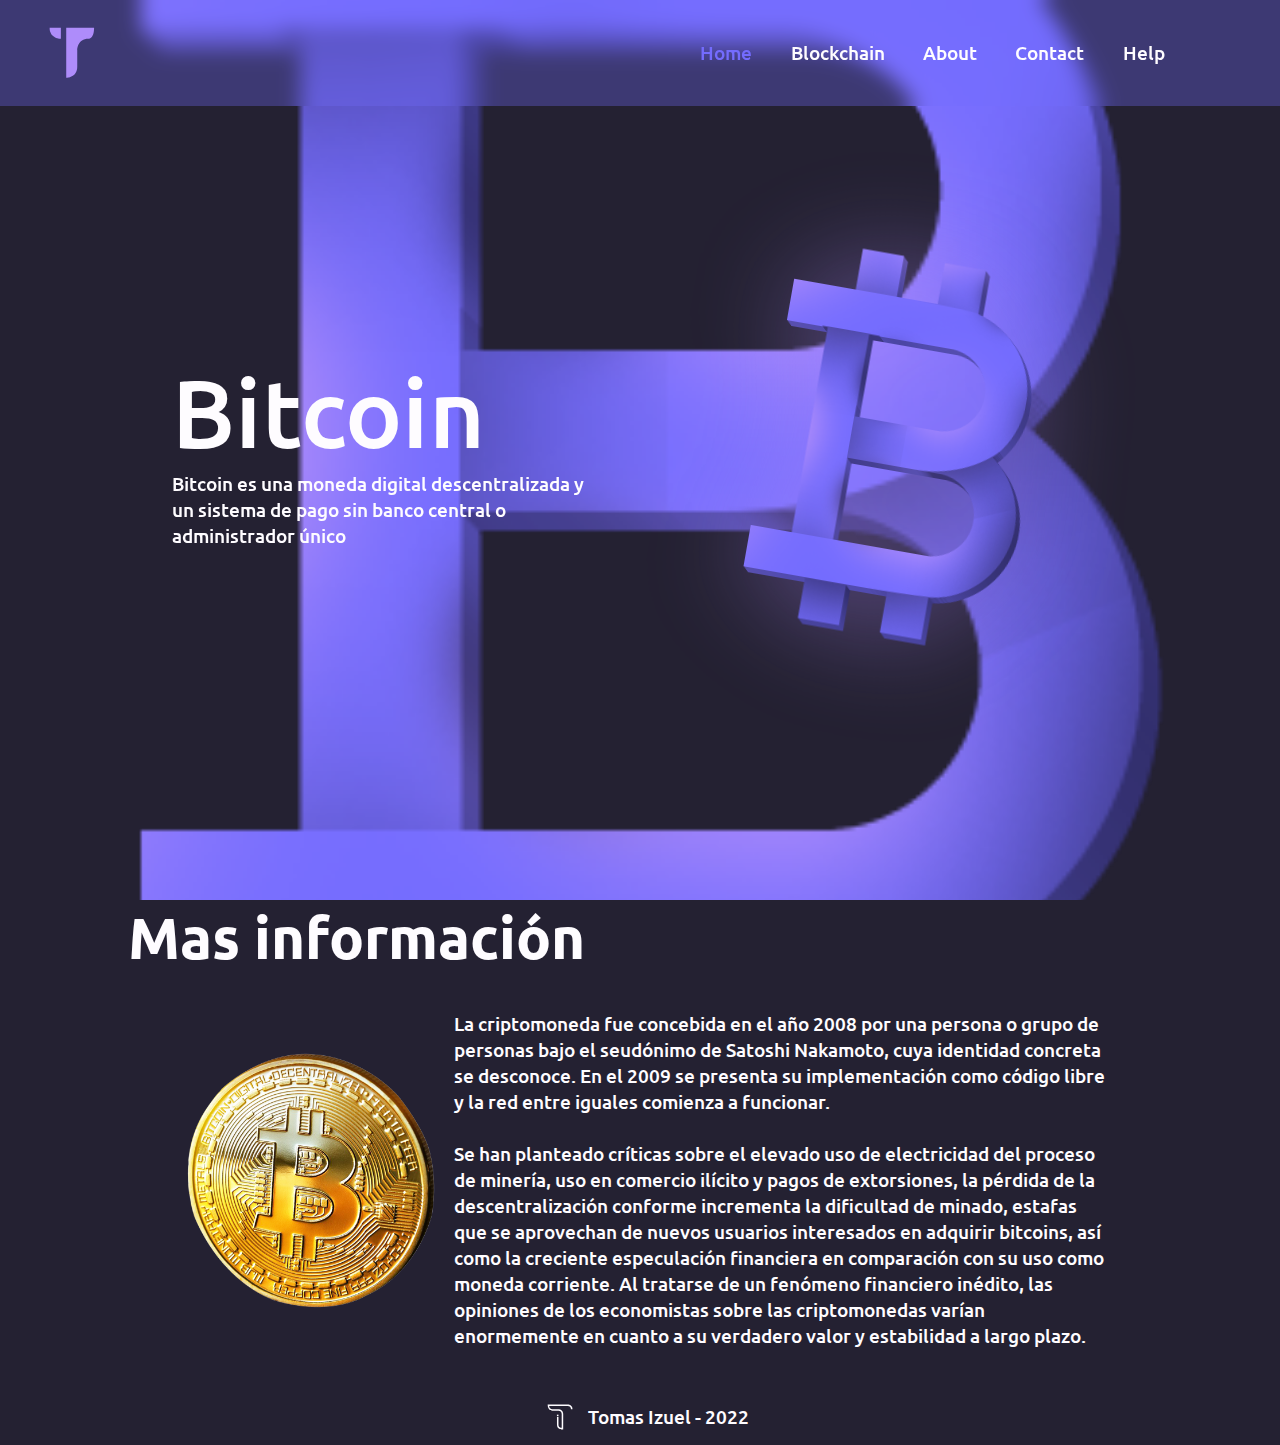
<file: 4 - app/index.html>
<!DOCTYPE html>
<html lang="es">

<head>
    <meta charset="UTF-8">
    <meta http-equiv="X-UA-Compatible" content="IE=edge">
    <meta name="viewport" content="width=device-width, initial-scale=1.0">
    <link rel="preconnect" href="https://fonts.googleapis.com">
    <link rel="preconnect" href="https://fonts.gstatic.com" crossorigin>
    <link href="https://fonts.googleapis.com/css2?family=Dancing+Script&family=Ubuntu:wght@300;400;500;700&display=swap"
        rel="stylesheet">
    <link rel="stylesheet" href="./css/index.css">
    <link rel="icon" href="./media/TCash-logo-3d.png">
    <title>TCash</title>
</head>

<body>
    <header>
        <svg version="1.1" xmlns="http://www.w3.org/2000/svg" xmlns:xlink="http://www.w3.org/1999/xlink" x="0px" y="0px"
            width="500px" height="500px" viewBox="0 0 500 500" enable-background="new 0 0 500 500" xml:space="preserve">
            <g id="Capa_1" display="none">

                <rect x="86.316" y="74.132" display="inline" fill="none" stroke="#808080" stroke-width="0.5"
                    stroke-miterlimit="10" width="351.744" height="351.737" />

                <line display="inline" fill="none" stroke="#808080" stroke-width="0.5" stroke-miterlimit="10"
                    x1="86.316" y1="425.869" x2="438.061" y2="425.869" />

                <line display="inline" fill="none" stroke="#808080" stroke-width="0.5" stroke-miterlimit="10"
                    x1="86.316" y1="408.281" x2="438.061" y2="408.281" />

                <line display="inline" fill="none" stroke="#808080" stroke-width="0.5" stroke-miterlimit="10"
                    x1="86.316" y1="390.695" x2="438.061" y2="390.695" />

                <line display="inline" fill="none" stroke="#808080" stroke-width="0.5" stroke-miterlimit="10"
                    x1="86.316" y1="373.108" x2="438.061" y2="373.108" />

                <line display="inline" fill="none" stroke="#808080" stroke-width="0.5" stroke-miterlimit="10"
                    x1="86.316" y1="355.522" x2="438.061" y2="355.522" />

                <line display="inline" fill="none" stroke="#808080" stroke-width="0.5" stroke-miterlimit="10"
                    x1="86.316" y1="337.936" x2="438.061" y2="337.936" />

                <line display="inline" fill="none" stroke="#808080" stroke-width="0.5" stroke-miterlimit="10"
                    x1="86.316" y1="320.347" x2="438.061" y2="320.347" />

                <line display="inline" fill="none" stroke="#808080" stroke-width="0.5" stroke-miterlimit="10"
                    x1="86.316" y1="302.76" x2="438.061" y2="302.76" />

                <line display="inline" fill="none" stroke="#808080" stroke-width="0.5" stroke-miterlimit="10"
                    x1="86.316" y1="285.175" x2="438.061" y2="285.175" />

                <line display="inline" fill="none" stroke="#808080" stroke-width="0.5" stroke-miterlimit="10"
                    x1="86.316" y1="267.588" x2="438.061" y2="267.588" />

                <line display="inline" fill="none" stroke="#808080" stroke-width="0.5" stroke-miterlimit="10"
                    x1="86.316" y1="250.001" x2="438.061" y2="250.001" />

                <line display="inline" fill="none" stroke="#808080" stroke-width="0.5" stroke-miterlimit="10"
                    x1="86.316" y1="232.414" x2="438.061" y2="232.414" />

                <line display="inline" fill="none" stroke="#808080" stroke-width="0.5" stroke-miterlimit="10"
                    x1="86.316" y1="214.827" x2="438.061" y2="214.827" />

                <line display="inline" fill="none" stroke="#808080" stroke-width="0.5" stroke-miterlimit="10"
                    x1="86.316" y1="197.241" x2="438.061" y2="197.241" />

                <line display="inline" fill="none" stroke="#808080" stroke-width="0.5" stroke-miterlimit="10"
                    x1="86.316" y1="179.654" x2="438.061" y2="179.654" />

                <line display="inline" fill="none" stroke="#808080" stroke-width="0.5" stroke-miterlimit="10"
                    x1="86.316" y1="162.067" x2="438.061" y2="162.067" />

                <line display="inline" fill="none" stroke="#808080" stroke-width="0.5" stroke-miterlimit="10"
                    x1="86.316" y1="144.48" x2="438.061" y2="144.48" />

                <line display="inline" fill="none" stroke="#808080" stroke-width="0.5" stroke-miterlimit="10"
                    x1="86.316" y1="126.894" x2="438.061" y2="126.894" />

                <line display="inline" fill="none" stroke="#808080" stroke-width="0.5" stroke-miterlimit="10"
                    x1="86.316" y1="109.307" x2="438.061" y2="109.307" />

                <line display="inline" fill="none" stroke="#808080" stroke-width="0.5" stroke-miterlimit="10"
                    x1="86.316" y1="91.719" x2="438.061" y2="91.719" />

                <line display="inline" fill="none" stroke="#808080" stroke-width="0.5" stroke-miterlimit="10"
                    x1="438.061" y1="74.132" x2="438.061" y2="425.869" />

                <line display="inline" fill="none" stroke="#808080" stroke-width="0.5" stroke-miterlimit="10"
                    x1="420.475" y1="74.132" x2="420.475" y2="425.869" />

                <line display="inline" fill="none" stroke="#808080" stroke-width="0.5" stroke-miterlimit="10"
                    x1="402.888" y1="74.132" x2="402.888" y2="425.869" />

                <line display="inline" fill="none" stroke="#808080" stroke-width="0.5" stroke-miterlimit="10"
                    x1="385.299" y1="74.132" x2="385.299" y2="425.869" />

                <line display="inline" fill="none" stroke="#808080" stroke-width="0.5" stroke-miterlimit="10"
                    x1="367.712" y1="74.132" x2="367.712" y2="425.869" />

                <line display="inline" fill="none" stroke="#808080" stroke-width="0.5" stroke-miterlimit="10"
                    x1="350.126" y1="74.132" x2="350.126" y2="425.869" />

                <line display="inline" fill="none" stroke="#808080" stroke-width="0.5" stroke-miterlimit="10"
                    x1="332.539" y1="74.132" x2="332.539" y2="425.869" />

                <line display="inline" fill="none" stroke="#808080" stroke-width="0.5" stroke-miterlimit="10"
                    x1="314.95" y1="74.132" x2="314.95" y2="425.869" />

                <line display="inline" fill="none" stroke="#808080" stroke-width="0.5" stroke-miterlimit="10"
                    x1="297.363" y1="74.132" x2="297.363" y2="425.869" />

                <line display="inline" fill="none" stroke="#808080" stroke-width="0.5" stroke-miterlimit="10"
                    x1="279.777" y1="74.132" x2="279.777" y2="425.869" />

                <line display="inline" fill="none" stroke="#808080" stroke-width="0.5" stroke-miterlimit="10"
                    x1="262.188" y1="74.132" x2="262.188" y2="425.869" />

                <line display="inline" fill="none" stroke="#808080" stroke-width="0.5" stroke-miterlimit="10"
                    x1="244.602" y1="74.132" x2="244.602" y2="425.869" />

                <line display="inline" fill="none" stroke="#808080" stroke-width="0.5" stroke-miterlimit="10"
                    x1="227.015" y1="74.132" x2="227.015" y2="425.869" />

                <line display="inline" fill="none" stroke="#808080" stroke-width="0.5" stroke-miterlimit="10"
                    x1="209.428" y1="74.132" x2="209.428" y2="425.869" />

                <line display="inline" fill="none" stroke="#808080" stroke-width="0.5" stroke-miterlimit="10"
                    x1="191.84" y1="74.132" x2="191.84" y2="425.869" />

                <line display="inline" fill="none" stroke="#808080" stroke-width="0.5" stroke-miterlimit="10"
                    x1="174.253" y1="74.132" x2="174.253" y2="425.869" />

                <line display="inline" fill="none" stroke="#808080" stroke-width="0.5" stroke-miterlimit="10"
                    x1="156.666" y1="74.132" x2="156.666" y2="425.869" />

                <line display="inline" fill="none" stroke="#808080" stroke-width="0.5" stroke-miterlimit="10"
                    x1="139.078" y1="74.132" x2="139.078" y2="425.869" />

                <line display="inline" fill="none" stroke="#808080" stroke-width="0.5" stroke-miterlimit="10"
                    x1="121.491" y1="74.132" x2="121.491" y2="425.869" />

                <line display="inline" fill="none" stroke="#808080" stroke-width="0.5" stroke-miterlimit="10"
                    x1="103.904" y1="74.132" x2="103.904" y2="425.869" />
            </g>
            <g id="Capa_2">
                <path d="M210,144.363v289.448c0,0,82,0.819,82-81.952c0-82.772,0-125.133,0-125.133s1.063-81.875,83.834-81.875
		c0,0,41.59-0.488,41.59-82.852H210V144.363z" />
                <path d="M170,62v82.363c0,0-83.71,0.25-83.71-82.363" />
            </g>
        </svg>
        <nav>
            <ul>
                <li><a href="" id="selected">Home</a></li>
                <li><a href="./blockchain.html">Blockchain</a></li>
                <ul>
                    <li><a href="./about.html">About</a></li>
                    <li><a href="./contact.html">Contact</a></li>
                </ul>
                <li><a href="./help.html">Help</a></li>
            </ul>
        </nav>
    </header>
    <main>
        <section class="cabecera">
            <div>
                <h1>Bitcoin</h1>
                <p>Bitcoin​ es una moneda digital descentralizada y un sistema de pago​​ sin banco central o
                    administrador único</p>
            </div>
            <img src="./media/bitcoin-logo-3d.png" alt="Logo de bitcoin en 3d">
        </section>
        <section class="more">
            <h2>Mas información</h2>
            <div>
                <img src="./media/bitcoin coin.png" alt="Moneda bitcoin">
                <div>
                    <p>La criptomoneda fue concebida en el año 2008 por una persona o grupo de personas bajo el seudónimo de
                        Satoshi Nakamoto,​ cuya identidad concreta se desconoce.​ En el 2009 se presenta su implementación
                        como código libre y la red entre iguales comienza a funcionar.
                    </p>
                    <br>
                    <p>Se han planteado críticas sobre el elevado uso de electricidad del proceso de minería, uso en comercio
                        ilícito y pagos de extorsiones, la pérdida de la descentralización conforme incrementa la dificultad de
                        minado, estafas que se aprovechan de nuevos usuarios interesados en adquirir bitcoins, así como la
                        creciente especulación financiera en comparación con su uso como moneda corriente. Al tratarse de un
                        fenómeno financiero inédito, las opiniones de los economistas sobre las criptomonedas varían enormemente
                        en cuanto a su verdadero valor y estabilidad a largo plazo.</p>
                </div>
            </div>
        </section>
    </main>
    <footer>
        <svg version="1.1" xmlns="http://www.w3.org/2000/svg" xmlns:xlink="http://www.w3.org/1999/xlink" x="0px" y="0px"
             viewBox="0 0 1000 1000" enable-background="new 0 0 1000 1000"
            xml:space="preserve">
            <g id="Capa_1">
                <path d="M289,287h351c0,0,81,0,81,81h-27c0,0,0.193-54-54-54H316c0,0,0,54,54,54h108c0,0,81,0,81,81v270h-27c0,0-81,0-81-81V503
		c0,0,0,0,26,0v135c0,0,0,54,56,54V449c0,0-1-54-55-54H370C370,395,289,395,289,287z" />
                <rect x="450" y="463" width="27" height="27" />
            </g>
            <g id="Capa_2">
            </g>
        </svg>
        <p>Tomas Izuel - 2022</p>
    </footer>
</body>

</html>
</file>
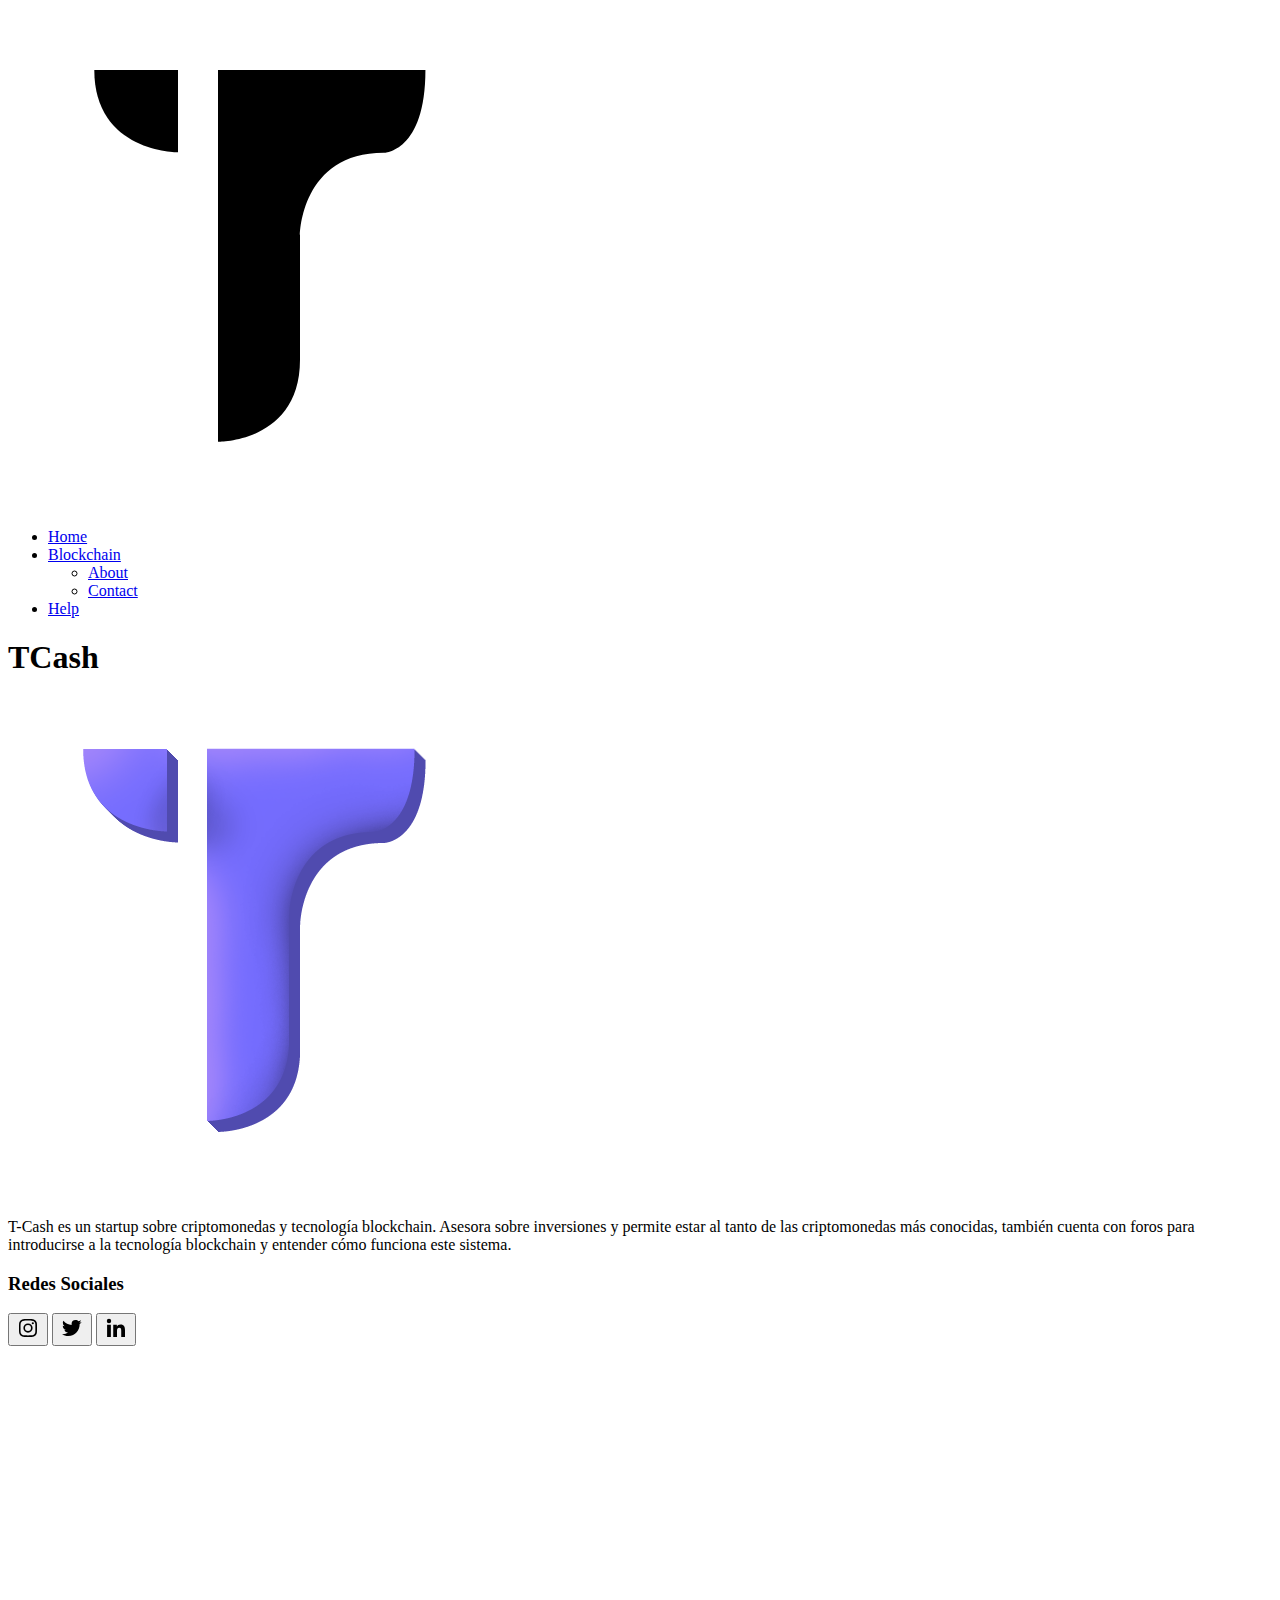
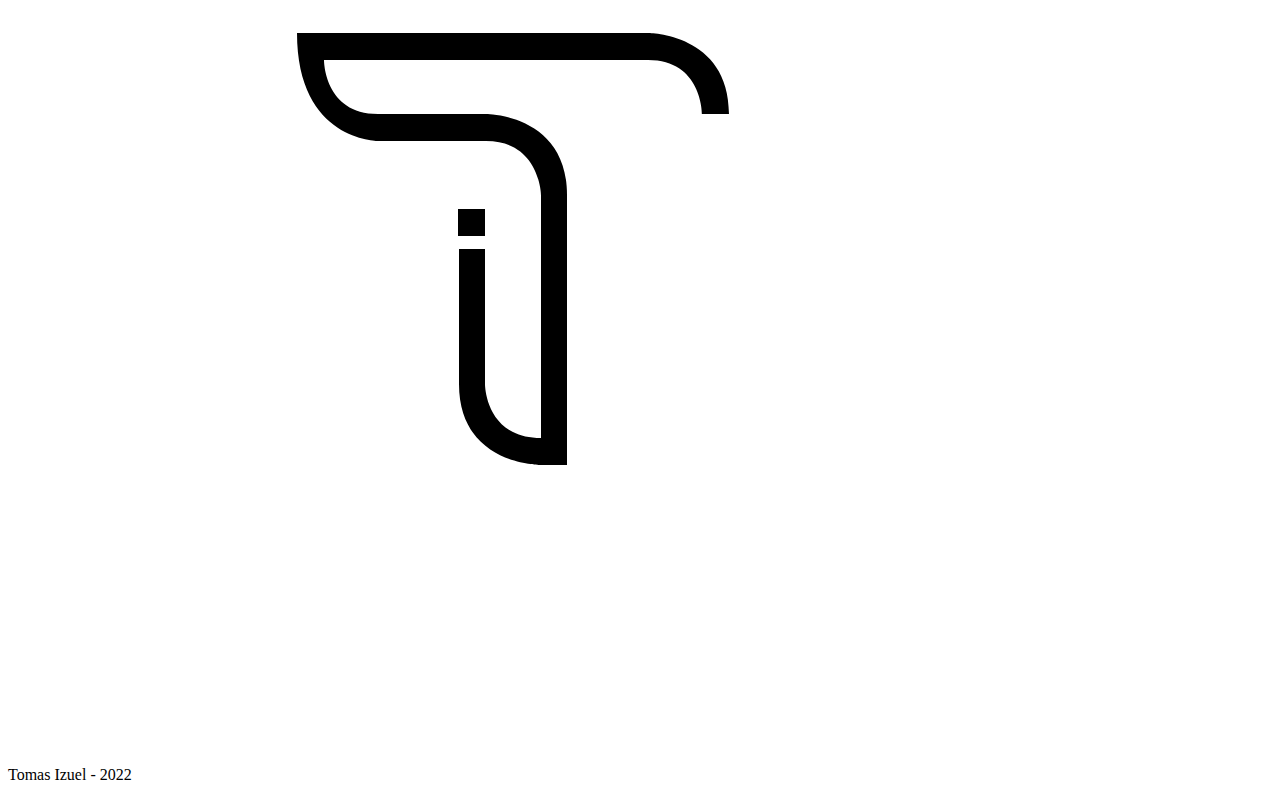
<file: 4 - app/about.html>
<!DOCTYPE html>
<html lang="es">

<head>
    <meta charset="UTF-8">
    <meta http-equiv="X-UA-Compatible" content="IE=edge">
    <meta name="viewport" content="width=device-width, initial-scale=1.0">
    <link rel="preconnect" href="https://fonts.googleapis.com">
    <link rel="preconnect" href="https://fonts.gstatic.com" crossorigin>
    <link href="https://fonts.googleapis.com/css2?family=Dancing+Script&family=Ubuntu:wght@300;400;500;700&display=swap"
        rel="stylesheet">
    <title>Blockchain</title>
</head>
<body>
    <header>
        <svg version="1.1" xmlns="http://www.w3.org/2000/svg" xmlns:xlink="http://www.w3.org/1999/xlink" x="0px" y="0px"
            width="500px" height="500px" viewBox="0 0 500 500" enable-background="new 0 0 500 500" xml:space="preserve">
            <g id="Capa_1" display="none">

                <rect x="86.316" y="74.132" display="inline" fill="none" stroke="#808080" stroke-width="0.5"
                    stroke-miterlimit="10" width="351.744" height="351.737" />

                <line display="inline" fill="none" stroke="#808080" stroke-width="0.5" stroke-miterlimit="10"
                    x1="86.316" y1="425.869" x2="438.061" y2="425.869" />

                <line display="inline" fill="none" stroke="#808080" stroke-width="0.5" stroke-miterlimit="10"
                    x1="86.316" y1="408.281" x2="438.061" y2="408.281" />

                <line display="inline" fill="none" stroke="#808080" stroke-width="0.5" stroke-miterlimit="10"
                    x1="86.316" y1="390.695" x2="438.061" y2="390.695" />

                <line display="inline" fill="none" stroke="#808080" stroke-width="0.5" stroke-miterlimit="10"
                    x1="86.316" y1="373.108" x2="438.061" y2="373.108" />

                <line display="inline" fill="none" stroke="#808080" stroke-width="0.5" stroke-miterlimit="10"
                    x1="86.316" y1="355.522" x2="438.061" y2="355.522" />

                <line display="inline" fill="none" stroke="#808080" stroke-width="0.5" stroke-miterlimit="10"
                    x1="86.316" y1="337.936" x2="438.061" y2="337.936" />

                <line display="inline" fill="none" stroke="#808080" stroke-width="0.5" stroke-miterlimit="10"
                    x1="86.316" y1="320.347" x2="438.061" y2="320.347" />

                <line display="inline" fill="none" stroke="#808080" stroke-width="0.5" stroke-miterlimit="10"
                    x1="86.316" y1="302.76" x2="438.061" y2="302.76" />

                <line display="inline" fill="none" stroke="#808080" stroke-width="0.5" stroke-miterlimit="10"
                    x1="86.316" y1="285.175" x2="438.061" y2="285.175" />

                <line display="inline" fill="none" stroke="#808080" stroke-width="0.5" stroke-miterlimit="10"
                    x1="86.316" y1="267.588" x2="438.061" y2="267.588" />

                <line display="inline" fill="none" stroke="#808080" stroke-width="0.5" stroke-miterlimit="10"
                    x1="86.316" y1="250.001" x2="438.061" y2="250.001" />

                <line display="inline" fill="none" stroke="#808080" stroke-width="0.5" stroke-miterlimit="10"
                    x1="86.316" y1="232.414" x2="438.061" y2="232.414" />

                <line display="inline" fill="none" stroke="#808080" stroke-width="0.5" stroke-miterlimit="10"
                    x1="86.316" y1="214.827" x2="438.061" y2="214.827" />

                <line display="inline" fill="none" stroke="#808080" stroke-width="0.5" stroke-miterlimit="10"
                    x1="86.316" y1="197.241" x2="438.061" y2="197.241" />

                <line display="inline" fill="none" stroke="#808080" stroke-width="0.5" stroke-miterlimit="10"
                    x1="86.316" y1="179.654" x2="438.061" y2="179.654" />

                <line display="inline" fill="none" stroke="#808080" stroke-width="0.5" stroke-miterlimit="10"
                    x1="86.316" y1="162.067" x2="438.061" y2="162.067" />

                <line display="inline" fill="none" stroke="#808080" stroke-width="0.5" stroke-miterlimit="10"
                    x1="86.316" y1="144.48" x2="438.061" y2="144.48" />

                <line display="inline" fill="none" stroke="#808080" stroke-width="0.5" stroke-miterlimit="10"
                    x1="86.316" y1="126.894" x2="438.061" y2="126.894" />

                <line display="inline" fill="none" stroke="#808080" stroke-width="0.5" stroke-miterlimit="10"
                    x1="86.316" y1="109.307" x2="438.061" y2="109.307" />

                <line display="inline" fill="none" stroke="#808080" stroke-width="0.5" stroke-miterlimit="10"
                    x1="86.316" y1="91.719" x2="438.061" y2="91.719" />

                <line display="inline" fill="none" stroke="#808080" stroke-width="0.5" stroke-miterlimit="10"
                    x1="438.061" y1="74.132" x2="438.061" y2="425.869" />

                <line display="inline" fill="none" stroke="#808080" stroke-width="0.5" stroke-miterlimit="10"
                    x1="420.475" y1="74.132" x2="420.475" y2="425.869" />

                <line display="inline" fill="none" stroke="#808080" stroke-width="0.5" stroke-miterlimit="10"
                    x1="402.888" y1="74.132" x2="402.888" y2="425.869" />

                <line display="inline" fill="none" stroke="#808080" stroke-width="0.5" stroke-miterlimit="10"
                    x1="385.299" y1="74.132" x2="385.299" y2="425.869" />

                <line display="inline" fill="none" stroke="#808080" stroke-width="0.5" stroke-miterlimit="10"
                    x1="367.712" y1="74.132" x2="367.712" y2="425.869" />

                <line display="inline" fill="none" stroke="#808080" stroke-width="0.5" stroke-miterlimit="10"
                    x1="350.126" y1="74.132" x2="350.126" y2="425.869" />

                <line display="inline" fill="none" stroke="#808080" stroke-width="0.5" stroke-miterlimit="10"
                    x1="332.539" y1="74.132" x2="332.539" y2="425.869" />

                <line display="inline" fill="none" stroke="#808080" stroke-width="0.5" stroke-miterlimit="10"
                    x1="314.95" y1="74.132" x2="314.95" y2="425.869" />

                <line display="inline" fill="none" stroke="#808080" stroke-width="0.5" stroke-miterlimit="10"
                    x1="297.363" y1="74.132" x2="297.363" y2="425.869" />

                <line display="inline" fill="none" stroke="#808080" stroke-width="0.5" stroke-miterlimit="10"
                    x1="279.777" y1="74.132" x2="279.777" y2="425.869" />

                <line display="inline" fill="none" stroke="#808080" stroke-width="0.5" stroke-miterlimit="10"
                    x1="262.188" y1="74.132" x2="262.188" y2="425.869" />

                <line display="inline" fill="none" stroke="#808080" stroke-width="0.5" stroke-miterlimit="10"
                    x1="244.602" y1="74.132" x2="244.602" y2="425.869" />

                <line display="inline" fill="none" stroke="#808080" stroke-width="0.5" stroke-miterlimit="10"
                    x1="227.015" y1="74.132" x2="227.015" y2="425.869" />

                <line display="inline" fill="none" stroke="#808080" stroke-width="0.5" stroke-miterlimit="10"
                    x1="209.428" y1="74.132" x2="209.428" y2="425.869" />

                <line display="inline" fill="none" stroke="#808080" stroke-width="0.5" stroke-miterlimit="10"
                    x1="191.84" y1="74.132" x2="191.84" y2="425.869" />

                <line display="inline" fill="none" stroke="#808080" stroke-width="0.5" stroke-miterlimit="10"
                    x1="174.253" y1="74.132" x2="174.253" y2="425.869" />

                <line display="inline" fill="none" stroke="#808080" stroke-width="0.5" stroke-miterlimit="10"
                    x1="156.666" y1="74.132" x2="156.666" y2="425.869" />

                <line display="inline" fill="none" stroke="#808080" stroke-width="0.5" stroke-miterlimit="10"
                    x1="139.078" y1="74.132" x2="139.078" y2="425.869" />

                <line display="inline" fill="none" stroke="#808080" stroke-width="0.5" stroke-miterlimit="10"
                    x1="121.491" y1="74.132" x2="121.491" y2="425.869" />

                <line display="inline" fill="none" stroke="#808080" stroke-width="0.5" stroke-miterlimit="10"
                    x1="103.904" y1="74.132" x2="103.904" y2="425.869" />
            </g>
            <g id="Capa_2">
                <path d="M210,144.363v289.448c0,0,82,0.819,82-81.952c0-82.772,0-125.133,0-125.133s1.063-81.875,83.834-81.875
		c0,0,41.59-0.488,41.59-82.852H210V144.363z" />
                <path d="M170,62v82.363c0,0-83.71,0.25-83.71-82.363" />
            </g>
        </svg>
        <nav>
            <ul>
                <li><a href="./index.html">Home</a></li>
                <li><a href="./blockchain.html">Blockchain</a></li>
                <ul>
                    <li><a href="./about.html">About</a></li>
                    <li><a href="./contact.html">Contact</a></li>
                </ul>
                <li><a href="./help.html">Help</a></li>
            </ul>
        </nav>
    </header>
    <main>
        <section class="cabecera">
            <h1>TCash</h1>
            <img src="./media/TCash-logo-3d.png" alt="">
        </section>
        <section class="contenido">
            <p>T-Cash es un startup sobre criptomonedas y tecnología blockchain. Asesora sobre inversiones y permite estar al tanto de las criptomonedas más conocidas, también cuenta con foros para introducirse a la tecnología blockchain y entender cómo funciona este sistema.</p>
            <h3>Redes Sociales</h3>
            <a href=""><button><img src="./media/bxl-instagram.svg" alt=""></button></a>
            <a href=""><button><img src="./media/bxl-twitter.svg" alt=""></button></a>
            <a href=""><button><img src="./media/bxl-linkedin.svg" alt=""></button></a>
        </section>
    </main>
    <footer>
        <footer>
            <svg version="1.1" xmlns="http://www.w3.org/2000/svg" xmlns:xlink="http://www.w3.org/1999/xlink" x="0px" y="0px"
                width="1000px" height="1000px" viewBox="0 0 1000 1000" enable-background="new 0 0 1000 1000"
                xml:space="preserve">
                <g id="Capa_1">
                    <path d="M289,287h351c0,0,81,0,81,81h-27c0,0,0.193-54-54-54H316c0,0,0,54,54,54h108c0,0,81,0,81,81v270h-27c0,0-81,0-81-81V503
            c0,0,0,0,26,0v135c0,0,0,54,56,54V449c0,0-1-54-55-54H370C370,395,289,395,289,287z" />
                    <rect x="450" y="463" width="27" height="27" />
                </g>
                <g id="Capa_2">
                </g>
            </svg>
            <p>Tomas Izuel - 2022</p>
        </footer>
    </footer>
</body>
</html>
</file>
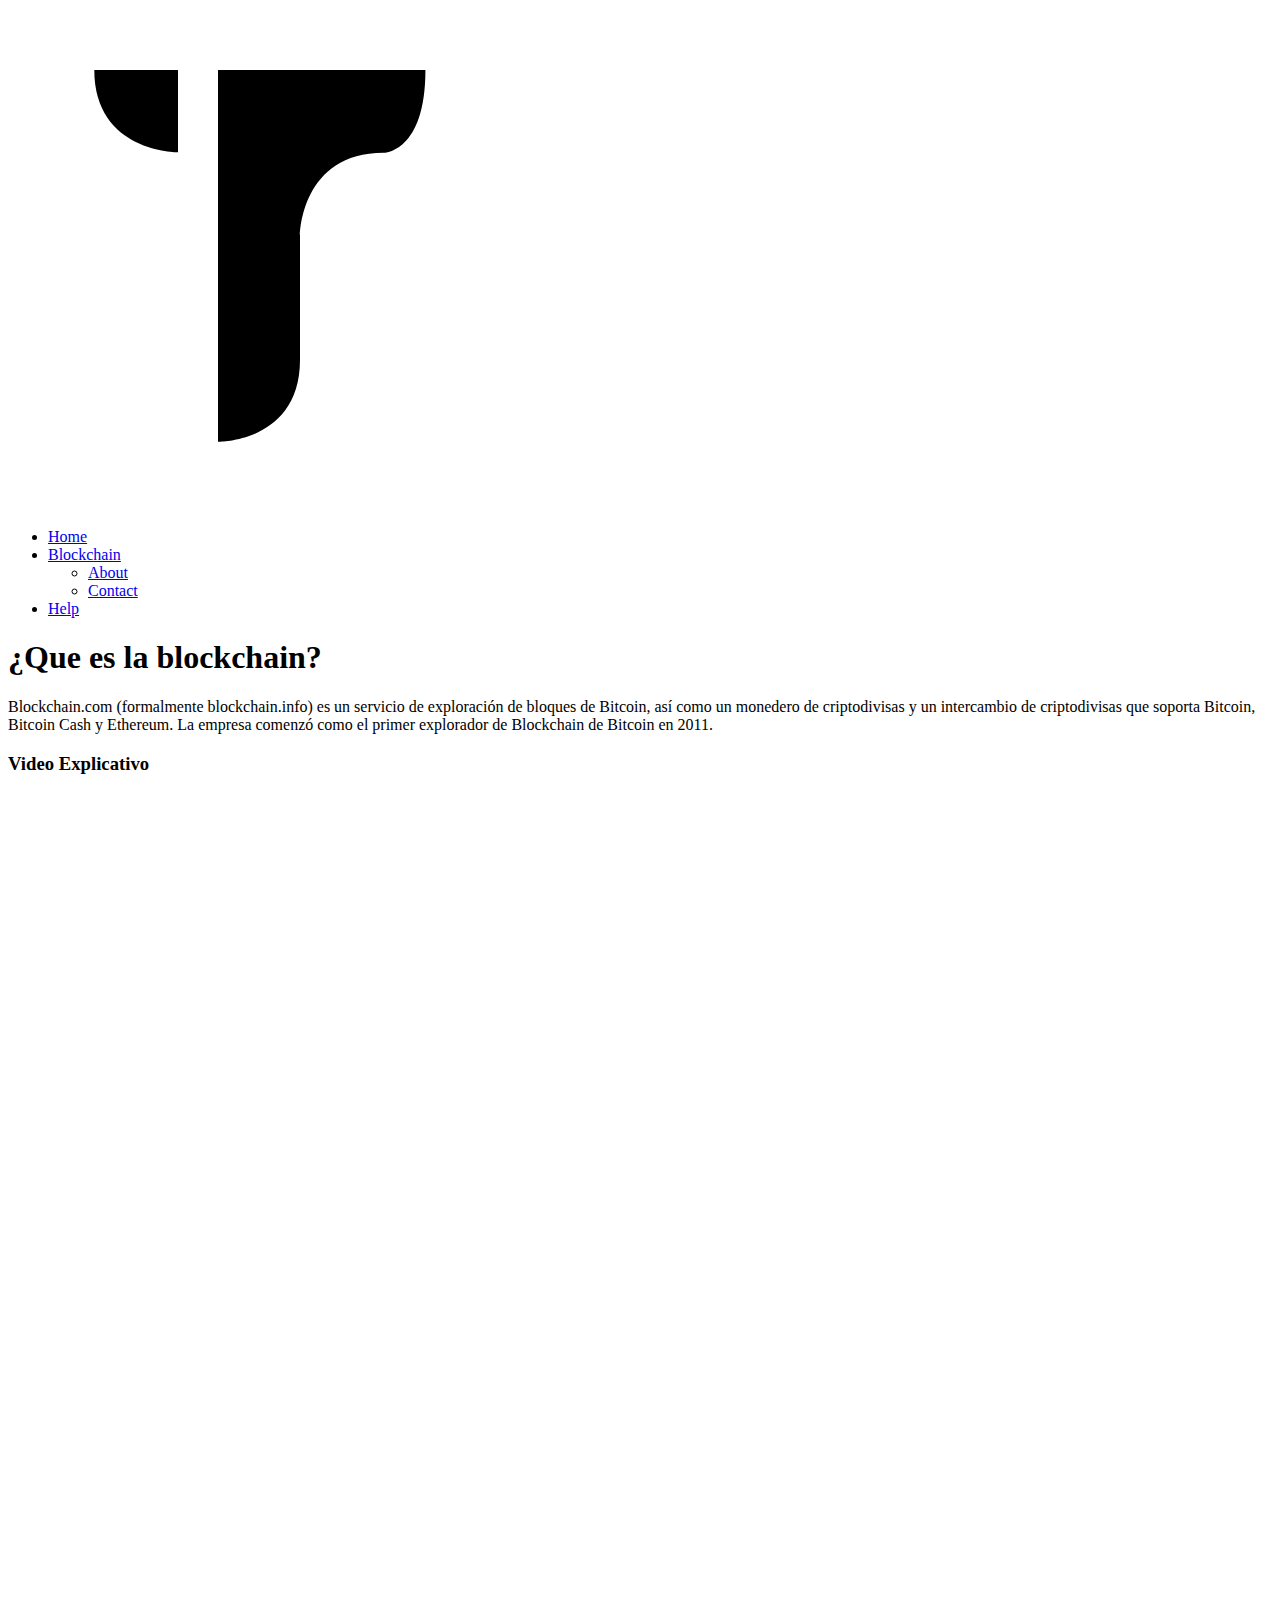
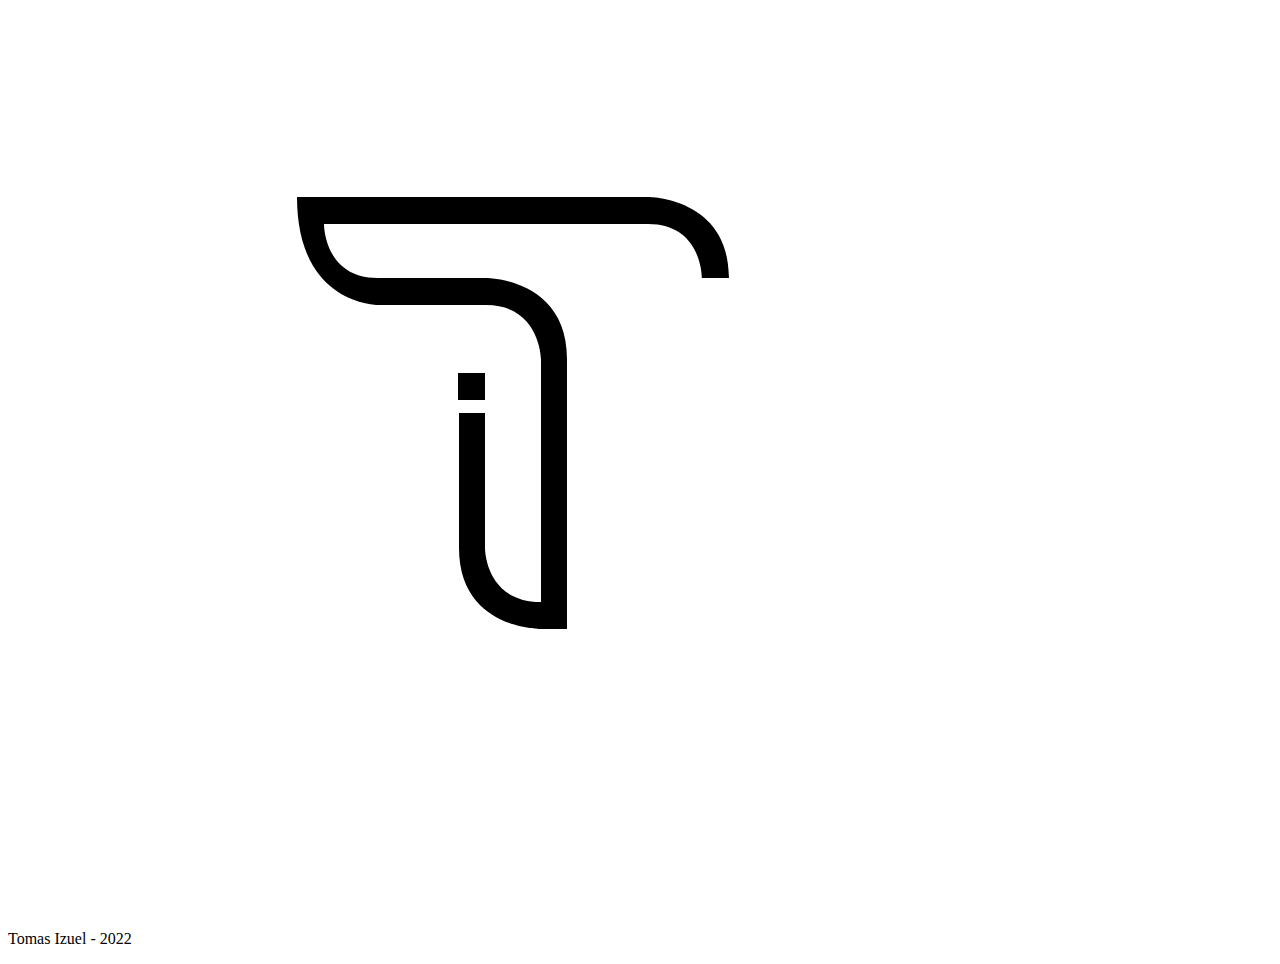
<file: 4 - app/blockchain.html>
<!DOCTYPE html>
<html lang="es">

<head>
    <meta charset="UTF-8">
    <meta http-equiv="X-UA-Compatible" content="IE=edge">
    <meta name="viewport" content="width=device-width, initial-scale=1.0">
    <link rel="preconnect" href="https://fonts.googleapis.com">
    <link rel="preconnect" href="https://fonts.gstatic.com" crossorigin>
    <link href="https://fonts.googleapis.com/css2?family=Dancing+Script&family=Ubuntu:wght@300;400;500;700&display=swap"
        rel="stylesheet">
    <title>Blockchain</title>
</head>
<body>
    <header>
        <svg version="1.1" xmlns="http://www.w3.org/2000/svg" xmlns:xlink="http://www.w3.org/1999/xlink" x="0px" y="0px"
            width="500px" height="500px" viewBox="0 0 500 500" enable-background="new 0 0 500 500" xml:space="preserve">
            <g id="Capa_1" display="none">

                <rect x="86.316" y="74.132" display="inline" fill="none" stroke="#808080" stroke-width="0.5"
                    stroke-miterlimit="10" width="351.744" height="351.737" />

                <line display="inline" fill="none" stroke="#808080" stroke-width="0.5" stroke-miterlimit="10"
                    x1="86.316" y1="425.869" x2="438.061" y2="425.869" />

                <line display="inline" fill="none" stroke="#808080" stroke-width="0.5" stroke-miterlimit="10"
                    x1="86.316" y1="408.281" x2="438.061" y2="408.281" />

                <line display="inline" fill="none" stroke="#808080" stroke-width="0.5" stroke-miterlimit="10"
                    x1="86.316" y1="390.695" x2="438.061" y2="390.695" />

                <line display="inline" fill="none" stroke="#808080" stroke-width="0.5" stroke-miterlimit="10"
                    x1="86.316" y1="373.108" x2="438.061" y2="373.108" />

                <line display="inline" fill="none" stroke="#808080" stroke-width="0.5" stroke-miterlimit="10"
                    x1="86.316" y1="355.522" x2="438.061" y2="355.522" />

                <line display="inline" fill="none" stroke="#808080" stroke-width="0.5" stroke-miterlimit="10"
                    x1="86.316" y1="337.936" x2="438.061" y2="337.936" />

                <line display="inline" fill="none" stroke="#808080" stroke-width="0.5" stroke-miterlimit="10"
                    x1="86.316" y1="320.347" x2="438.061" y2="320.347" />

                <line display="inline" fill="none" stroke="#808080" stroke-width="0.5" stroke-miterlimit="10"
                    x1="86.316" y1="302.76" x2="438.061" y2="302.76" />

                <line display="inline" fill="none" stroke="#808080" stroke-width="0.5" stroke-miterlimit="10"
                    x1="86.316" y1="285.175" x2="438.061" y2="285.175" />

                <line display="inline" fill="none" stroke="#808080" stroke-width="0.5" stroke-miterlimit="10"
                    x1="86.316" y1="267.588" x2="438.061" y2="267.588" />

                <line display="inline" fill="none" stroke="#808080" stroke-width="0.5" stroke-miterlimit="10"
                    x1="86.316" y1="250.001" x2="438.061" y2="250.001" />

                <line display="inline" fill="none" stroke="#808080" stroke-width="0.5" stroke-miterlimit="10"
                    x1="86.316" y1="232.414" x2="438.061" y2="232.414" />

                <line display="inline" fill="none" stroke="#808080" stroke-width="0.5" stroke-miterlimit="10"
                    x1="86.316" y1="214.827" x2="438.061" y2="214.827" />

                <line display="inline" fill="none" stroke="#808080" stroke-width="0.5" stroke-miterlimit="10"
                    x1="86.316" y1="197.241" x2="438.061" y2="197.241" />

                <line display="inline" fill="none" stroke="#808080" stroke-width="0.5" stroke-miterlimit="10"
                    x1="86.316" y1="179.654" x2="438.061" y2="179.654" />

                <line display="inline" fill="none" stroke="#808080" stroke-width="0.5" stroke-miterlimit="10"
                    x1="86.316" y1="162.067" x2="438.061" y2="162.067" />

                <line display="inline" fill="none" stroke="#808080" stroke-width="0.5" stroke-miterlimit="10"
                    x1="86.316" y1="144.48" x2="438.061" y2="144.48" />

                <line display="inline" fill="none" stroke="#808080" stroke-width="0.5" stroke-miterlimit="10"
                    x1="86.316" y1="126.894" x2="438.061" y2="126.894" />

                <line display="inline" fill="none" stroke="#808080" stroke-width="0.5" stroke-miterlimit="10"
                    x1="86.316" y1="109.307" x2="438.061" y2="109.307" />

                <line display="inline" fill="none" stroke="#808080" stroke-width="0.5" stroke-miterlimit="10"
                    x1="86.316" y1="91.719" x2="438.061" y2="91.719" />

                <line display="inline" fill="none" stroke="#808080" stroke-width="0.5" stroke-miterlimit="10"
                    x1="438.061" y1="74.132" x2="438.061" y2="425.869" />

                <line display="inline" fill="none" stroke="#808080" stroke-width="0.5" stroke-miterlimit="10"
                    x1="420.475" y1="74.132" x2="420.475" y2="425.869" />

                <line display="inline" fill="none" stroke="#808080" stroke-width="0.5" stroke-miterlimit="10"
                    x1="402.888" y1="74.132" x2="402.888" y2="425.869" />

                <line display="inline" fill="none" stroke="#808080" stroke-width="0.5" stroke-miterlimit="10"
                    x1="385.299" y1="74.132" x2="385.299" y2="425.869" />

                <line display="inline" fill="none" stroke="#808080" stroke-width="0.5" stroke-miterlimit="10"
                    x1="367.712" y1="74.132" x2="367.712" y2="425.869" />

                <line display="inline" fill="none" stroke="#808080" stroke-width="0.5" stroke-miterlimit="10"
                    x1="350.126" y1="74.132" x2="350.126" y2="425.869" />

                <line display="inline" fill="none" stroke="#808080" stroke-width="0.5" stroke-miterlimit="10"
                    x1="332.539" y1="74.132" x2="332.539" y2="425.869" />

                <line display="inline" fill="none" stroke="#808080" stroke-width="0.5" stroke-miterlimit="10"
                    x1="314.95" y1="74.132" x2="314.95" y2="425.869" />

                <line display="inline" fill="none" stroke="#808080" stroke-width="0.5" stroke-miterlimit="10"
                    x1="297.363" y1="74.132" x2="297.363" y2="425.869" />

                <line display="inline" fill="none" stroke="#808080" stroke-width="0.5" stroke-miterlimit="10"
                    x1="279.777" y1="74.132" x2="279.777" y2="425.869" />

                <line display="inline" fill="none" stroke="#808080" stroke-width="0.5" stroke-miterlimit="10"
                    x1="262.188" y1="74.132" x2="262.188" y2="425.869" />

                <line display="inline" fill="none" stroke="#808080" stroke-width="0.5" stroke-miterlimit="10"
                    x1="244.602" y1="74.132" x2="244.602" y2="425.869" />

                <line display="inline" fill="none" stroke="#808080" stroke-width="0.5" stroke-miterlimit="10"
                    x1="227.015" y1="74.132" x2="227.015" y2="425.869" />

                <line display="inline" fill="none" stroke="#808080" stroke-width="0.5" stroke-miterlimit="10"
                    x1="209.428" y1="74.132" x2="209.428" y2="425.869" />

                <line display="inline" fill="none" stroke="#808080" stroke-width="0.5" stroke-miterlimit="10"
                    x1="191.84" y1="74.132" x2="191.84" y2="425.869" />

                <line display="inline" fill="none" stroke="#808080" stroke-width="0.5" stroke-miterlimit="10"
                    x1="174.253" y1="74.132" x2="174.253" y2="425.869" />

                <line display="inline" fill="none" stroke="#808080" stroke-width="0.5" stroke-miterlimit="10"
                    x1="156.666" y1="74.132" x2="156.666" y2="425.869" />

                <line display="inline" fill="none" stroke="#808080" stroke-width="0.5" stroke-miterlimit="10"
                    x1="139.078" y1="74.132" x2="139.078" y2="425.869" />

                <line display="inline" fill="none" stroke="#808080" stroke-width="0.5" stroke-miterlimit="10"
                    x1="121.491" y1="74.132" x2="121.491" y2="425.869" />

                <line display="inline" fill="none" stroke="#808080" stroke-width="0.5" stroke-miterlimit="10"
                    x1="103.904" y1="74.132" x2="103.904" y2="425.869" />
            </g>
            <g id="Capa_2">
                <path d="M210,144.363v289.448c0,0,82,0.819,82-81.952c0-82.772,0-125.133,0-125.133s1.063-81.875,83.834-81.875
		c0,0,41.59-0.488,41.59-82.852H210V144.363z" />
                <path d="M170,62v82.363c0,0-83.71,0.25-83.71-82.363" />
            </g>
        </svg>
        <nav>
            <ul>
                <li><a href="./index.html">Home</a></li>
                <li><a href="./blockchain.html">Blockchain</a></li>
                <ul>
                    <li><a href="./about.html">About</a></li>
                    <li><a href="./contact.html">Contact</a></li>
                </ul>
                <li><a href="./help.html">Help</a></li>
            </ul>
        </nav>
    </header>
    <main>
        <h1>¿Que es la blockchain?</h1>
        <section class="contenido">
            <p>Blockchain.com (formalmente blockchain.info) es un servicio de exploración de bloques de Bitcoin, así como un monedero de criptodivisas y un intercambio de criptodivisas que soporta Bitcoin, Bitcoin Cash y Ethereum. La empresa comenzó como el primer explorador de Blockchain de Bitcoin en 2011.</p>
            <h3>Video Explicativo</h3>
            <iframe width="1268" height="713" src="https://www.youtube.com/embed/V9Kr2SujqHw" title="HOY SÍ vas a entender QUÉ es el BLOCKCHAIN - (Bitcoin, Cryptos, NFTs y más)" frameborder="0" allow="accelerometer; autoplay; clipboard-write; encrypted-media; gyroscope; picture-in-picture" allowfullscreen></iframe>
        </section>
    </main>
    <footer>
        <footer>
            <svg version="1.1" xmlns="http://www.w3.org/2000/svg" xmlns:xlink="http://www.w3.org/1999/xlink" x="0px" y="0px"
                width="1000px" height="1000px" viewBox="0 0 1000 1000" enable-background="new 0 0 1000 1000"
                xml:space="preserve">
                <g id="Capa_1">
                    <path d="M289,287h351c0,0,81,0,81,81h-27c0,0,0.193-54-54-54H316c0,0,0,54,54,54h108c0,0,81,0,81,81v270h-27c0,0-81,0-81-81V503
            c0,0,0,0,26,0v135c0,0,0,54,56,54V449c0,0-1-54-55-54H370C370,395,289,395,289,287z" />
                    <rect x="450" y="463" width="27" height="27" />
                </g>
                <g id="Capa_2">
                </g>
            </svg>
            <p>Tomas Izuel - 2022</p>
        </footer>
    </footer>
</body>
</html>
</file>
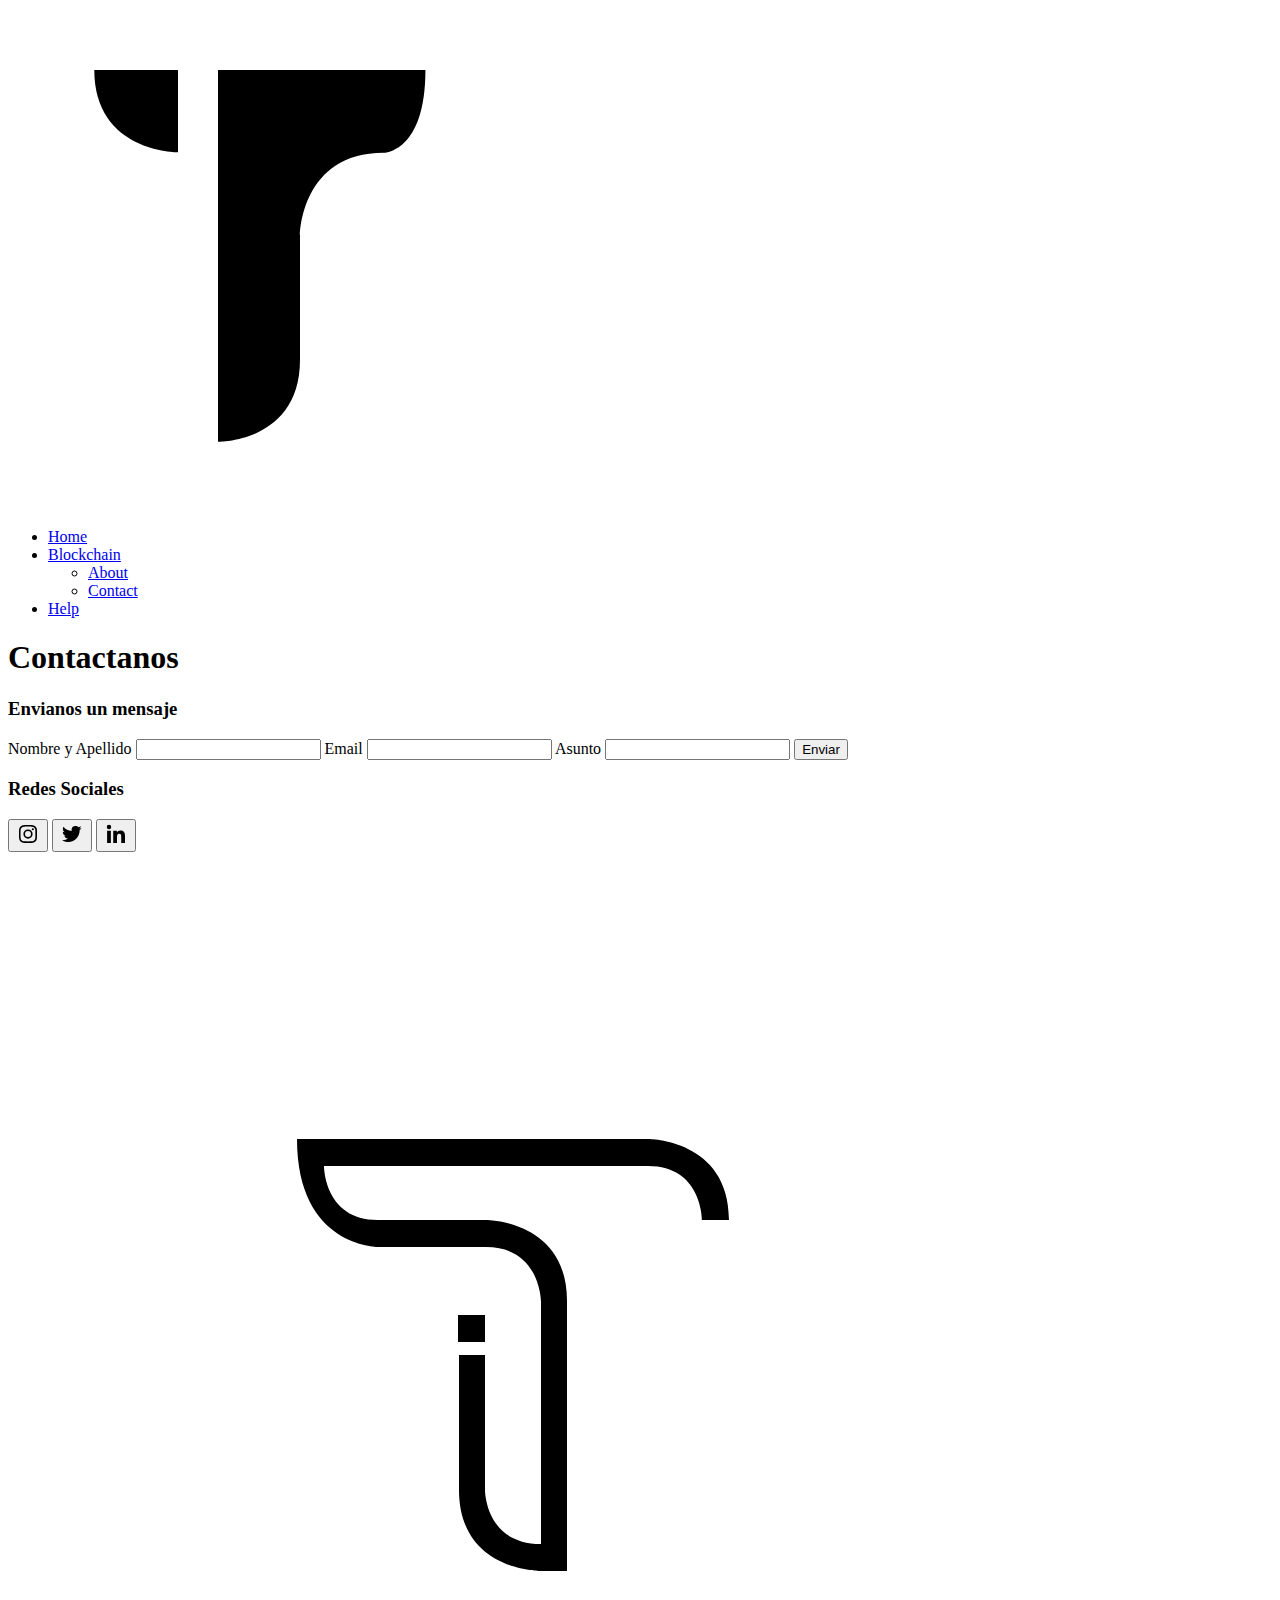
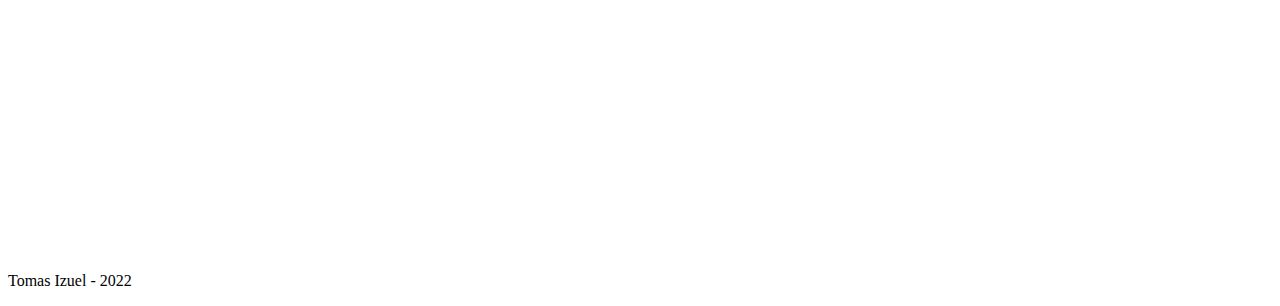
<file: 4 - app/contact.html>
<!DOCTYPE html>
<html lang="es">

<head>
    <meta charset="UTF-8">
    <meta http-equiv="X-UA-Compatible" content="IE=edge">
    <meta name="viewport" content="width=device-width, initial-scale=1.0">
    <link rel="preconnect" href="https://fonts.googleapis.com">
    <link rel="preconnect" href="https://fonts.gstatic.com" crossorigin>
    <link href="https://fonts.googleapis.com/css2?family=Dancing+Script&family=Ubuntu:wght@300;400;500;700&display=swap"
        rel="stylesheet">
    <title>Blockchain</title>
</head>
<body>
    <header>
        <svg version="1.1" xmlns="http://www.w3.org/2000/svg" xmlns:xlink="http://www.w3.org/1999/xlink" x="0px" y="0px"
            width="500px" height="500px" viewBox="0 0 500 500" enable-background="new 0 0 500 500" xml:space="preserve">
            <g id="Capa_1" display="none">

                <rect x="86.316" y="74.132" display="inline" fill="none" stroke="#808080" stroke-width="0.5"
                    stroke-miterlimit="10" width="351.744" height="351.737" />

                <line display="inline" fill="none" stroke="#808080" stroke-width="0.5" stroke-miterlimit="10"
                    x1="86.316" y1="425.869" x2="438.061" y2="425.869" />

                <line display="inline" fill="none" stroke="#808080" stroke-width="0.5" stroke-miterlimit="10"
                    x1="86.316" y1="408.281" x2="438.061" y2="408.281" />

                <line display="inline" fill="none" stroke="#808080" stroke-width="0.5" stroke-miterlimit="10"
                    x1="86.316" y1="390.695" x2="438.061" y2="390.695" />

                <line display="inline" fill="none" stroke="#808080" stroke-width="0.5" stroke-miterlimit="10"
                    x1="86.316" y1="373.108" x2="438.061" y2="373.108" />

                <line display="inline" fill="none" stroke="#808080" stroke-width="0.5" stroke-miterlimit="10"
                    x1="86.316" y1="355.522" x2="438.061" y2="355.522" />

                <line display="inline" fill="none" stroke="#808080" stroke-width="0.5" stroke-miterlimit="10"
                    x1="86.316" y1="337.936" x2="438.061" y2="337.936" />

                <line display="inline" fill="none" stroke="#808080" stroke-width="0.5" stroke-miterlimit="10"
                    x1="86.316" y1="320.347" x2="438.061" y2="320.347" />

                <line display="inline" fill="none" stroke="#808080" stroke-width="0.5" stroke-miterlimit="10"
                    x1="86.316" y1="302.76" x2="438.061" y2="302.76" />

                <line display="inline" fill="none" stroke="#808080" stroke-width="0.5" stroke-miterlimit="10"
                    x1="86.316" y1="285.175" x2="438.061" y2="285.175" />

                <line display="inline" fill="none" stroke="#808080" stroke-width="0.5" stroke-miterlimit="10"
                    x1="86.316" y1="267.588" x2="438.061" y2="267.588" />

                <line display="inline" fill="none" stroke="#808080" stroke-width="0.5" stroke-miterlimit="10"
                    x1="86.316" y1="250.001" x2="438.061" y2="250.001" />

                <line display="inline" fill="none" stroke="#808080" stroke-width="0.5" stroke-miterlimit="10"
                    x1="86.316" y1="232.414" x2="438.061" y2="232.414" />

                <line display="inline" fill="none" stroke="#808080" stroke-width="0.5" stroke-miterlimit="10"
                    x1="86.316" y1="214.827" x2="438.061" y2="214.827" />

                <line display="inline" fill="none" stroke="#808080" stroke-width="0.5" stroke-miterlimit="10"
                    x1="86.316" y1="197.241" x2="438.061" y2="197.241" />

                <line display="inline" fill="none" stroke="#808080" stroke-width="0.5" stroke-miterlimit="10"
                    x1="86.316" y1="179.654" x2="438.061" y2="179.654" />

                <line display="inline" fill="none" stroke="#808080" stroke-width="0.5" stroke-miterlimit="10"
                    x1="86.316" y1="162.067" x2="438.061" y2="162.067" />

                <line display="inline" fill="none" stroke="#808080" stroke-width="0.5" stroke-miterlimit="10"
                    x1="86.316" y1="144.48" x2="438.061" y2="144.48" />

                <line display="inline" fill="none" stroke="#808080" stroke-width="0.5" stroke-miterlimit="10"
                    x1="86.316" y1="126.894" x2="438.061" y2="126.894" />

                <line display="inline" fill="none" stroke="#808080" stroke-width="0.5" stroke-miterlimit="10"
                    x1="86.316" y1="109.307" x2="438.061" y2="109.307" />

                <line display="inline" fill="none" stroke="#808080" stroke-width="0.5" stroke-miterlimit="10"
                    x1="86.316" y1="91.719" x2="438.061" y2="91.719" />

                <line display="inline" fill="none" stroke="#808080" stroke-width="0.5" stroke-miterlimit="10"
                    x1="438.061" y1="74.132" x2="438.061" y2="425.869" />

                <line display="inline" fill="none" stroke="#808080" stroke-width="0.5" stroke-miterlimit="10"
                    x1="420.475" y1="74.132" x2="420.475" y2="425.869" />

                <line display="inline" fill="none" stroke="#808080" stroke-width="0.5" stroke-miterlimit="10"
                    x1="402.888" y1="74.132" x2="402.888" y2="425.869" />

                <line display="inline" fill="none" stroke="#808080" stroke-width="0.5" stroke-miterlimit="10"
                    x1="385.299" y1="74.132" x2="385.299" y2="425.869" />

                <line display="inline" fill="none" stroke="#808080" stroke-width="0.5" stroke-miterlimit="10"
                    x1="367.712" y1="74.132" x2="367.712" y2="425.869" />

                <line display="inline" fill="none" stroke="#808080" stroke-width="0.5" stroke-miterlimit="10"
                    x1="350.126" y1="74.132" x2="350.126" y2="425.869" />

                <line display="inline" fill="none" stroke="#808080" stroke-width="0.5" stroke-miterlimit="10"
                    x1="332.539" y1="74.132" x2="332.539" y2="425.869" />

                <line display="inline" fill="none" stroke="#808080" stroke-width="0.5" stroke-miterlimit="10"
                    x1="314.95" y1="74.132" x2="314.95" y2="425.869" />

                <line display="inline" fill="none" stroke="#808080" stroke-width="0.5" stroke-miterlimit="10"
                    x1="297.363" y1="74.132" x2="297.363" y2="425.869" />

                <line display="inline" fill="none" stroke="#808080" stroke-width="0.5" stroke-miterlimit="10"
                    x1="279.777" y1="74.132" x2="279.777" y2="425.869" />

                <line display="inline" fill="none" stroke="#808080" stroke-width="0.5" stroke-miterlimit="10"
                    x1="262.188" y1="74.132" x2="262.188" y2="425.869" />

                <line display="inline" fill="none" stroke="#808080" stroke-width="0.5" stroke-miterlimit="10"
                    x1="244.602" y1="74.132" x2="244.602" y2="425.869" />

                <line display="inline" fill="none" stroke="#808080" stroke-width="0.5" stroke-miterlimit="10"
                    x1="227.015" y1="74.132" x2="227.015" y2="425.869" />

                <line display="inline" fill="none" stroke="#808080" stroke-width="0.5" stroke-miterlimit="10"
                    x1="209.428" y1="74.132" x2="209.428" y2="425.869" />

                <line display="inline" fill="none" stroke="#808080" stroke-width="0.5" stroke-miterlimit="10"
                    x1="191.84" y1="74.132" x2="191.84" y2="425.869" />

                <line display="inline" fill="none" stroke="#808080" stroke-width="0.5" stroke-miterlimit="10"
                    x1="174.253" y1="74.132" x2="174.253" y2="425.869" />

                <line display="inline" fill="none" stroke="#808080" stroke-width="0.5" stroke-miterlimit="10"
                    x1="156.666" y1="74.132" x2="156.666" y2="425.869" />

                <line display="inline" fill="none" stroke="#808080" stroke-width="0.5" stroke-miterlimit="10"
                    x1="139.078" y1="74.132" x2="139.078" y2="425.869" />

                <line display="inline" fill="none" stroke="#808080" stroke-width="0.5" stroke-miterlimit="10"
                    x1="121.491" y1="74.132" x2="121.491" y2="425.869" />

                <line display="inline" fill="none" stroke="#808080" stroke-width="0.5" stroke-miterlimit="10"
                    x1="103.904" y1="74.132" x2="103.904" y2="425.869" />
            </g>
            <g id="Capa_2">
                <path d="M210,144.363v289.448c0,0,82,0.819,82-81.952c0-82.772,0-125.133,0-125.133s1.063-81.875,83.834-81.875
		c0,0,41.59-0.488,41.59-82.852H210V144.363z" />
                <path d="M170,62v82.363c0,0-83.71,0.25-83.71-82.363" />
            </g>
        </svg>
        <nav>
            <ul>
                <li><a href="./index.html">Home</a></li>
                <li><a href="./blockchain.html">Blockchain</a></li>
                <ul>
                    <li><a href="./about.html">About</a></li>
                    <li><a href="./contact.html">Contact</a></li>
                </ul>
                <li><a href="./help.html">Help</a></li>
            </ul>
        </nav>
    </header>
    <main>
        <h1>Contactanos</h1>
        <div>
            <h3>Envianos un mensaje</h3>
        </div>
        <form action="">
            <label for="GET-name">Nombre y Apellido</label>
            <input type="text" name="NyA" id="">
            <label for="GET-email">Email</label>
            <input type="email" name="Email" id="">
            <label for="GET-theme">Asunto</label>
            <input type="text" name="theme" id="">
            <input type="submit" value="Enviar">
        </form>
        <div>
            <h3>Redes Sociales</h3>
            <a href=""><button><img src="./media/bxl-instagram.svg" alt=""></button></a>
            <a href=""><button><img src="./media/bxl-twitter.svg" alt=""></button></a>
            <a href=""><button><img src="./media/bxl-linkedin.svg" alt=""></button></a>
        </div>
    </main>
    <footer>
        <footer>
            <svg version="1.1" xmlns="http://www.w3.org/2000/svg" xmlns:xlink="http://www.w3.org/1999/xlink" x="0px" y="0px"
                width="1000px" height="1000px" viewBox="0 0 1000 1000" enable-background="new 0 0 1000 1000"
                xml:space="preserve">
                <g id="Capa_1">
                    <path d="M289,287h351c0,0,81,0,81,81h-27c0,0,0.193-54-54-54H316c0,0,0,54,54,54h108c0,0,81,0,81,81v270h-27c0,0-81,0-81-81V503
            c0,0,0,0,26,0v135c0,0,0,54,56,54V449c0,0-1-54-55-54H370C370,395,289,395,289,287z" />
                    <rect x="450" y="463" width="27" height="27" />
                </g>
                <g id="Capa_2">
                </g>
            </svg>
            <p>Tomas Izuel - 2022</p>
        </footer>
    </footer>
</body>
</html>
</file>
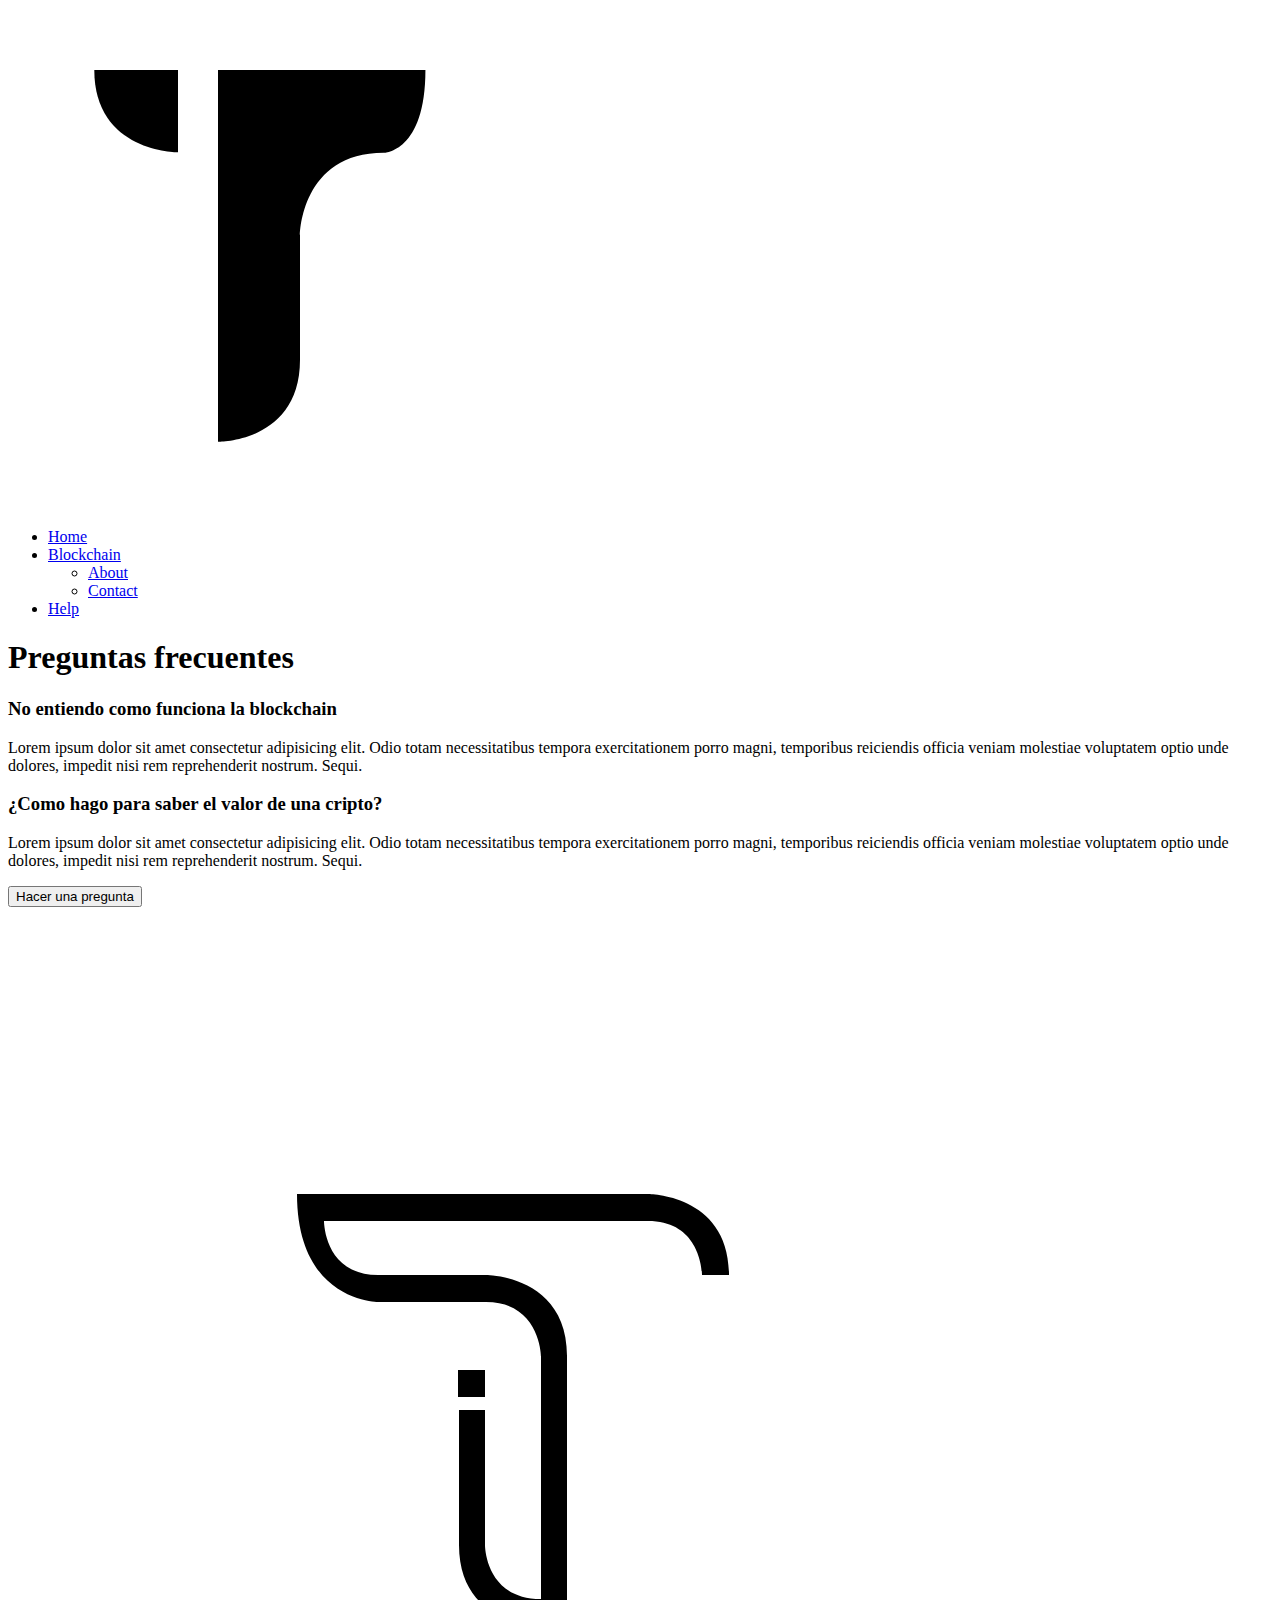
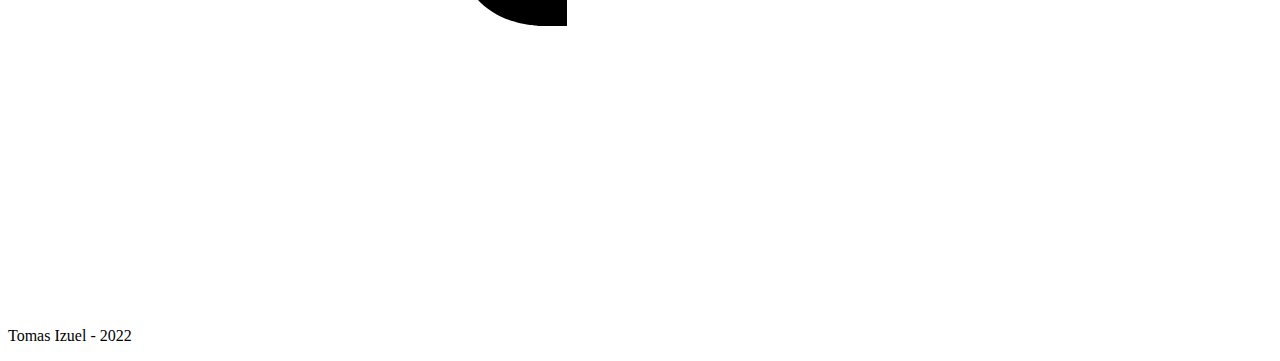
<file: 4 - app/help.html>
<!DOCTYPE html>
<html lang="es">

<head>
    <meta charset="UTF-8">
    <meta http-equiv="X-UA-Compatible" content="IE=edge">
    <meta name="viewport" content="width=device-width, initial-scale=1.0">
    <link rel="preconnect" href="https://fonts.googleapis.com">
    <link rel="preconnect" href="https://fonts.gstatic.com" crossorigin>
    <link href="https://fonts.googleapis.com/css2?family=Dancing+Script&family=Ubuntu:wght@300;400;500;700&display=swap"
        rel="stylesheet">
    <title>Blockchain</title>
</head>
<body>
    <header>
        <svg version="1.1" xmlns="http://www.w3.org/2000/svg" xmlns:xlink="http://www.w3.org/1999/xlink" x="0px" y="0px"
            width="500px" height="500px" viewBox="0 0 500 500" enable-background="new 0 0 500 500" xml:space="preserve">
            <g id="Capa_1" display="none">

                <rect x="86.316" y="74.132" display="inline" fill="none" stroke="#808080" stroke-width="0.5"
                    stroke-miterlimit="10" width="351.744" height="351.737" />

                <line display="inline" fill="none" stroke="#808080" stroke-width="0.5" stroke-miterlimit="10"
                    x1="86.316" y1="425.869" x2="438.061" y2="425.869" />

                <line display="inline" fill="none" stroke="#808080" stroke-width="0.5" stroke-miterlimit="10"
                    x1="86.316" y1="408.281" x2="438.061" y2="408.281" />

                <line display="inline" fill="none" stroke="#808080" stroke-width="0.5" stroke-miterlimit="10"
                    x1="86.316" y1="390.695" x2="438.061" y2="390.695" />

                <line display="inline" fill="none" stroke="#808080" stroke-width="0.5" stroke-miterlimit="10"
                    x1="86.316" y1="373.108" x2="438.061" y2="373.108" />

                <line display="inline" fill="none" stroke="#808080" stroke-width="0.5" stroke-miterlimit="10"
                    x1="86.316" y1="355.522" x2="438.061" y2="355.522" />

                <line display="inline" fill="none" stroke="#808080" stroke-width="0.5" stroke-miterlimit="10"
                    x1="86.316" y1="337.936" x2="438.061" y2="337.936" />

                <line display="inline" fill="none" stroke="#808080" stroke-width="0.5" stroke-miterlimit="10"
                    x1="86.316" y1="320.347" x2="438.061" y2="320.347" />

                <line display="inline" fill="none" stroke="#808080" stroke-width="0.5" stroke-miterlimit="10"
                    x1="86.316" y1="302.76" x2="438.061" y2="302.76" />

                <line display="inline" fill="none" stroke="#808080" stroke-width="0.5" stroke-miterlimit="10"
                    x1="86.316" y1="285.175" x2="438.061" y2="285.175" />

                <line display="inline" fill="none" stroke="#808080" stroke-width="0.5" stroke-miterlimit="10"
                    x1="86.316" y1="267.588" x2="438.061" y2="267.588" />

                <line display="inline" fill="none" stroke="#808080" stroke-width="0.5" stroke-miterlimit="10"
                    x1="86.316" y1="250.001" x2="438.061" y2="250.001" />

                <line display="inline" fill="none" stroke="#808080" stroke-width="0.5" stroke-miterlimit="10"
                    x1="86.316" y1="232.414" x2="438.061" y2="232.414" />

                <line display="inline" fill="none" stroke="#808080" stroke-width="0.5" stroke-miterlimit="10"
                    x1="86.316" y1="214.827" x2="438.061" y2="214.827" />

                <line display="inline" fill="none" stroke="#808080" stroke-width="0.5" stroke-miterlimit="10"
                    x1="86.316" y1="197.241" x2="438.061" y2="197.241" />

                <line display="inline" fill="none" stroke="#808080" stroke-width="0.5" stroke-miterlimit="10"
                    x1="86.316" y1="179.654" x2="438.061" y2="179.654" />

                <line display="inline" fill="none" stroke="#808080" stroke-width="0.5" stroke-miterlimit="10"
                    x1="86.316" y1="162.067" x2="438.061" y2="162.067" />

                <line display="inline" fill="none" stroke="#808080" stroke-width="0.5" stroke-miterlimit="10"
                    x1="86.316" y1="144.48" x2="438.061" y2="144.48" />

                <line display="inline" fill="none" stroke="#808080" stroke-width="0.5" stroke-miterlimit="10"
                    x1="86.316" y1="126.894" x2="438.061" y2="126.894" />

                <line display="inline" fill="none" stroke="#808080" stroke-width="0.5" stroke-miterlimit="10"
                    x1="86.316" y1="109.307" x2="438.061" y2="109.307" />

                <line display="inline" fill="none" stroke="#808080" stroke-width="0.5" stroke-miterlimit="10"
                    x1="86.316" y1="91.719" x2="438.061" y2="91.719" />

                <line display="inline" fill="none" stroke="#808080" stroke-width="0.5" stroke-miterlimit="10"
                    x1="438.061" y1="74.132" x2="438.061" y2="425.869" />

                <line display="inline" fill="none" stroke="#808080" stroke-width="0.5" stroke-miterlimit="10"
                    x1="420.475" y1="74.132" x2="420.475" y2="425.869" />

                <line display="inline" fill="none" stroke="#808080" stroke-width="0.5" stroke-miterlimit="10"
                    x1="402.888" y1="74.132" x2="402.888" y2="425.869" />

                <line display="inline" fill="none" stroke="#808080" stroke-width="0.5" stroke-miterlimit="10"
                    x1="385.299" y1="74.132" x2="385.299" y2="425.869" />

                <line display="inline" fill="none" stroke="#808080" stroke-width="0.5" stroke-miterlimit="10"
                    x1="367.712" y1="74.132" x2="367.712" y2="425.869" />

                <line display="inline" fill="none" stroke="#808080" stroke-width="0.5" stroke-miterlimit="10"
                    x1="350.126" y1="74.132" x2="350.126" y2="425.869" />

                <line display="inline" fill="none" stroke="#808080" stroke-width="0.5" stroke-miterlimit="10"
                    x1="332.539" y1="74.132" x2="332.539" y2="425.869" />

                <line display="inline" fill="none" stroke="#808080" stroke-width="0.5" stroke-miterlimit="10"
                    x1="314.95" y1="74.132" x2="314.95" y2="425.869" />

                <line display="inline" fill="none" stroke="#808080" stroke-width="0.5" stroke-miterlimit="10"
                    x1="297.363" y1="74.132" x2="297.363" y2="425.869" />

                <line display="inline" fill="none" stroke="#808080" stroke-width="0.5" stroke-miterlimit="10"
                    x1="279.777" y1="74.132" x2="279.777" y2="425.869" />

                <line display="inline" fill="none" stroke="#808080" stroke-width="0.5" stroke-miterlimit="10"
                    x1="262.188" y1="74.132" x2="262.188" y2="425.869" />

                <line display="inline" fill="none" stroke="#808080" stroke-width="0.5" stroke-miterlimit="10"
                    x1="244.602" y1="74.132" x2="244.602" y2="425.869" />

                <line display="inline" fill="none" stroke="#808080" stroke-width="0.5" stroke-miterlimit="10"
                    x1="227.015" y1="74.132" x2="227.015" y2="425.869" />

                <line display="inline" fill="none" stroke="#808080" stroke-width="0.5" stroke-miterlimit="10"
                    x1="209.428" y1="74.132" x2="209.428" y2="425.869" />

                <line display="inline" fill="none" stroke="#808080" stroke-width="0.5" stroke-miterlimit="10"
                    x1="191.84" y1="74.132" x2="191.84" y2="425.869" />

                <line display="inline" fill="none" stroke="#808080" stroke-width="0.5" stroke-miterlimit="10"
                    x1="174.253" y1="74.132" x2="174.253" y2="425.869" />

                <line display="inline" fill="none" stroke="#808080" stroke-width="0.5" stroke-miterlimit="10"
                    x1="156.666" y1="74.132" x2="156.666" y2="425.869" />

                <line display="inline" fill="none" stroke="#808080" stroke-width="0.5" stroke-miterlimit="10"
                    x1="139.078" y1="74.132" x2="139.078" y2="425.869" />

                <line display="inline" fill="none" stroke="#808080" stroke-width="0.5" stroke-miterlimit="10"
                    x1="121.491" y1="74.132" x2="121.491" y2="425.869" />

                <line display="inline" fill="none" stroke="#808080" stroke-width="0.5" stroke-miterlimit="10"
                    x1="103.904" y1="74.132" x2="103.904" y2="425.869" />
            </g>
            <g id="Capa_2">
                <path d="M210,144.363v289.448c0,0,82,0.819,82-81.952c0-82.772,0-125.133,0-125.133s1.063-81.875,83.834-81.875
		c0,0,41.59-0.488,41.59-82.852H210V144.363z" />
                <path d="M170,62v82.363c0,0-83.71,0.25-83.71-82.363" />
            </g>
        </svg>
        <nav>
            <ul>
                <li><a href="./index.html">Home</a></li>
                <li><a href="./blockchain.html">Blockchain</a></li>
                <ul>
                    <li><a href="./about.html">About</a></li>
                    <li><a href="./contact.html">Contact</a></li>
                </ul>
                <li><a href="./help.html">Help</a></li>
            </ul>
        </nav>
    </header>
    <main>
        <h1>Preguntas frecuentes</h1>
        <article>
            <h3>No entiendo como funciona la blockchain</h3>
            <p>Lorem ipsum dolor sit amet consectetur adipisicing elit. Odio totam necessitatibus tempora exercitationem porro magni, temporibus reiciendis officia veniam molestiae voluptatem optio unde dolores, impedit nisi rem reprehenderit nostrum. Sequi.</p>
        </article>
        <article>
            <h3>¿Como hago para saber el valor de una cripto?</h3>
            <p>Lorem ipsum dolor sit amet consectetur adipisicing elit. Odio totam necessitatibus tempora exercitationem porro magni, temporibus reiciendis officia veniam molestiae voluptatem optio unde dolores, impedit nisi rem reprehenderit nostrum. Sequi.</p>
        </article>
        <button>Hacer una pregunta</button>
        
    </main>
    <footer>
        <footer>
            <svg version="1.1" xmlns="http://www.w3.org/2000/svg" xmlns:xlink="http://www.w3.org/1999/xlink" x="0px" y="0px"
                width="1000px" height="1000px" viewBox="0 0 1000 1000" enable-background="new 0 0 1000 1000"
                xml:space="preserve">
                <g id="Capa_1">
                    <path d="M289,287h351c0,0,81,0,81,81h-27c0,0,0.193-54-54-54H316c0,0,0,54,54,54h108c0,0,81,0,81,81v270h-27c0,0-81,0-81-81V503
            c0,0,0,0,26,0v135c0,0,0,54,56,54V449c0,0-1-54-55-54H370C370,395,289,395,289,287z" />
                    <rect x="450" y="463" width="27" height="27" />
                </g>
                <g id="Capa_2">
                </g>
            </svg>
            <p>Tomas Izuel - 2022</p>
        </footer>
    </footer>
</body>
</html>
</file>
<file: 4 - app/css/index.css>
:root{
    --negro: #242132;
    --azul: #746CFE;
    --resaltado: #AE8CFA;
    --blanco: #FEFCFF;
}

* {
    box-sizing: border-box;
    margin: 0;
    padding: 0;
}

html{
    font-family: 'Ubuntu';
    background-color: var(--negro);
    font-weight: 500;
    font-size: 1.2em;
    color: var(--blanco);
    z-index: -30;
}

h1{
    font-size: 5em;
    font-weight: 500;
}

h2{
    font-size: 3em;
}

h3{
    font-size: 2em;
}

header{
    width: 100%;
    height: 5.5em;
    background-color: #736cfe52;
    display: flex;
    justify-content: space-between;
    align-items: center;
    padding: 2em;
    position: fixed;
    backdrop-filter: blur(10px);
    z-index: 10;
}

header svg{
    width: 3.5em;
    fill: var(--resaltado);
}

header nav{
    margin-right: 3em;
}

header nav ul{
    display: flex;
    list-style: none;
}

header nav ul li{
    padding: 1em;
}

a{
    text-decoration:none;
    color: #FEFCFF;
}

a:hover{
    color: var(--resaltado);
    transition: all 0.6s;
}

.cabecera{
    height: 100vh;
    display: flex;
    justify-content: center;
    align-items: center;
    background-image: url("../media/bitcoin-logo-3d.png");
    background-size: 100em;
    background-position: center;
    backdrop-filter: blur(2px);
}

.cabecera img{
    transform: rotate(10deg);
    filter: drop-shadow(0 0 50px#af8cfa70);
}

.cabecera div{
    width: 40%;
    padding: 2em;
}

.more{
    width: 80%;
    margin: 0 auto;
}

.more > div{
    padding: 2em;
    display: flex;
    justify-content: center;
    align-items: center;
}

.more img{
    width: 15em;
}

footer{
    display: flex;
    justify-content: center;
    align-items: center;
}

footer svg{
    fill: var(--blanco);
    width: 3em;
}

#selected{
    color: var(--azul);
}
</file>
